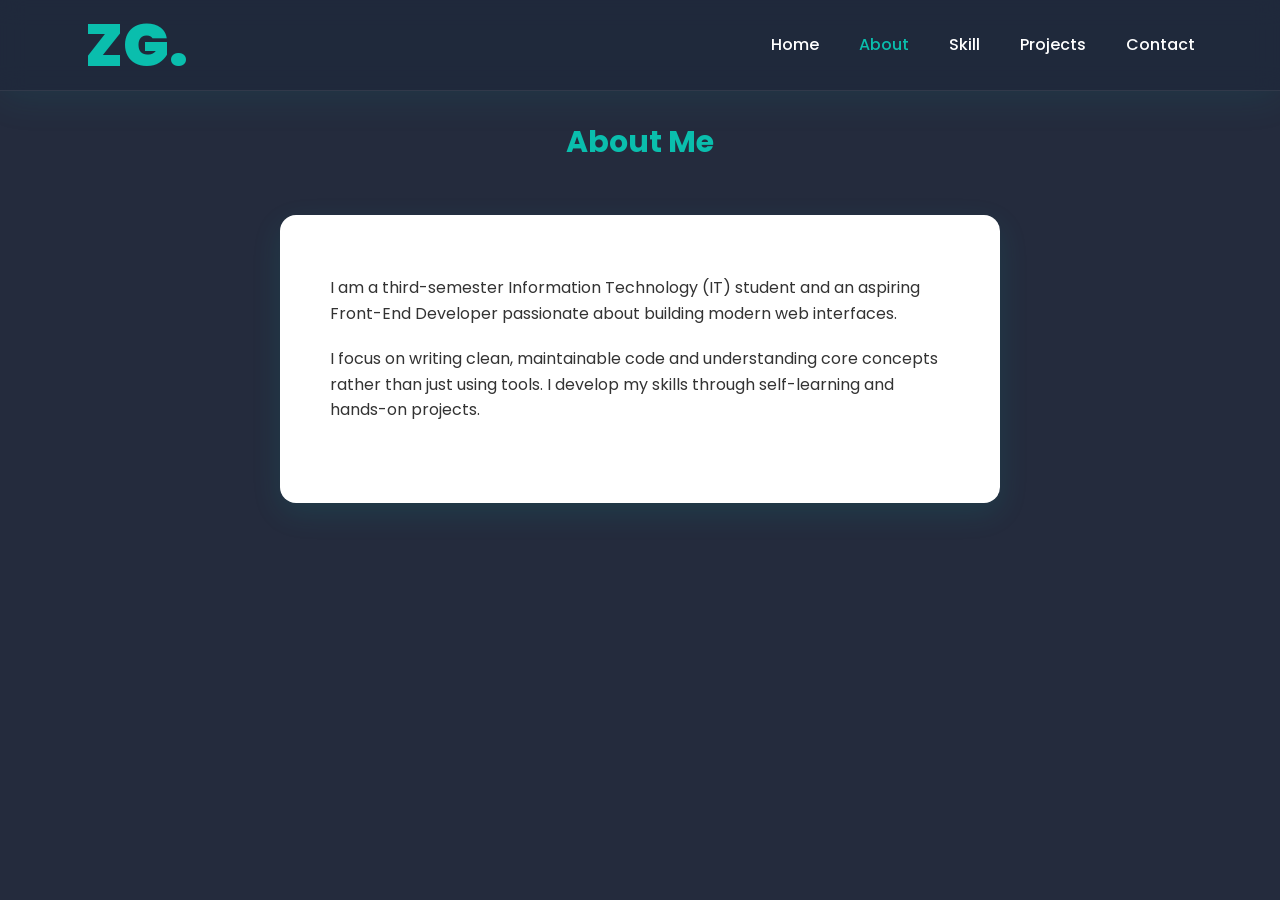
<file: about.html>
<!doctype html>
<html lang="fs">
  <head>
    <meta charset="UTF-8" />
    <meta name="viewport" content="width=device-width, initial-scale=1.0" />
    <title>about</title>
    <link rel="stylesheet" href="assets/css/style.css" />
    <link rel="stylesheet" href="assets/css/responsive.css" />
  </head>
  <body>
   <header class="header">
      <div class="container">
        <nav class="nav">
          <h1 class="nav__logo">ZG.</h1>
          <ul class="menu">
            <li data-section="home" class="menu__item">
              <a href="index.html" class="menu__link active">Home</a>
            </li>
            <li data-section="about-us" class="menu__item">
              <a href="about.html" class="menu__link">About</a>
            </li>
            <li data-section="skills" class="menu__item">
              <a href="skill.html" class="menu__link">Skill</a>
            </li>
            <li data-section="project" class="menu__item">
              <a href="project.html" class="menu__link">Projects</a>
            </li>
            <li data-section="footer" class="menu__item">
              <a href="contact.html" class="menu__link">Contact</a>
            </li>
          </ul>
          <div class="nav__toggle-icon">
            <div class="nav_toggle-line"></div>
          </div>
        </nav>
      </div>
    </header>

    <main class="main">
    <section class="about-us">
      <div class="container">
        <div class="section-head">
          <h3 class="section__head-title">About Me</h3>
          <span class="section__head-line"></span>
        </div>
        <div class="about-wrapper">
          <p class="about-decsription">
            I am a third-semester Information Technology (IT) student and an
            aspiring Front-End Developer passionate about building modern web
            interfaces.
          </p>

          <p class="about-decsription">
            I focus on writing clean, maintainable code and understanding core
            concepts rather than just using tools. I develop my skills through
            self-learning and hands-on projects.
          </p>
        </div>
      </div>
    </section>
    </main>
        <script src="assets/js/script.js"></script>

  </body>
</html>
</file>
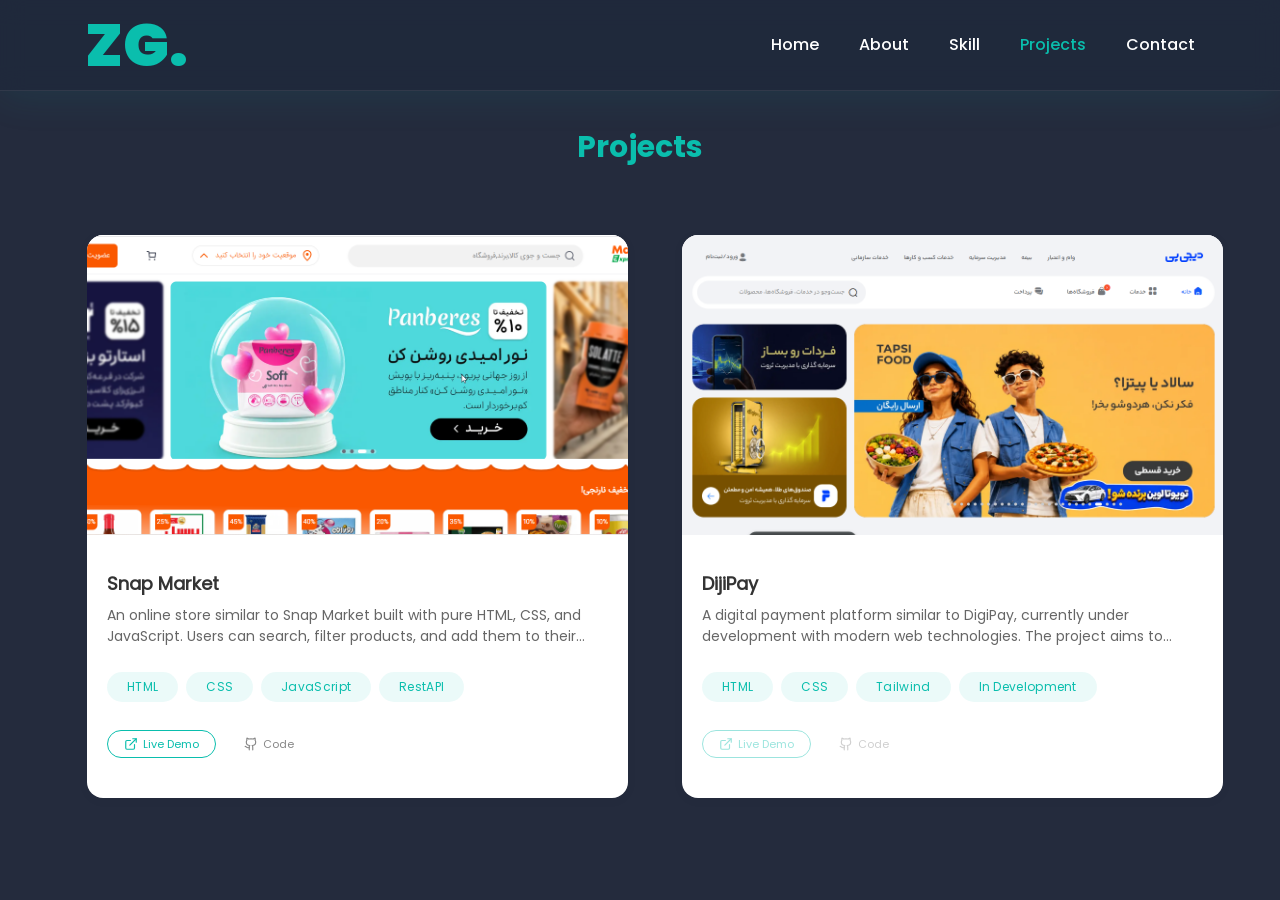
<file: project.html>
<!doctype html>
<html lang="en">
  <head>
    <meta charset="UTF-8" />
    <meta name="viewport" content="width=device-width, initial-scale=1.0" />
    <title>Projects</title>
    <link rel="stylesheet" href="assets/css/style.css" />
    <link rel="stylesheet" href="assets/css/responsive.css" />
  </head>
  <body>
    <header class="header">
      <div class="container">
        <nav class="nav">
          <h1 class="nav__logo">ZG.</h1>
          <ul class="menu">
            <li data-section="home" class="menu__item">
              <a href="index.html" class="menu__link active">Home</a>
            </li>
            <li data-section="about-us" class="menu__item">
              <a href="about.html" class="menu__link">About</a>
            </li>
            <li data-section="skills" class="menu__item">
              <a href="skill.html" class="menu__link">Skill</a>
            </li>
            <li data-section="project" class="menu__item">
              <a href="project.html" class="menu__link">Projects</a>
            </li>
            <li data-section="footer" class="menu__item">
              <a href="contact.html" class="menu__link">Contact</a>
            </li>
          </ul>
          <div class="nav__toggle-icon">
            <div class="nav_toggle-line"></div>
          </div>
        </nav>
      </div>
    </header>

    <main class="main">
      <section class="project">
        <div class="container">
          <div class="row">
            <div class="projects-section">
              <div class="section-head">
                <h3 class="section__head-title">Projects</h3>
                <span class="section__head-line"></span>
              </div>
              <div class="projects-wrapper">
              <!-- Data loded from js  -->
              </div>
            </div>
          </div>
        </div>
      </section>
    </main>

    <div class="project-modal">
     <!-- Data loded from js  -->
    </div>

    <script src="assets/js/script.js"></script>
    <script src="assets/js/app.js"></script>
  </body>
</html>
</file>
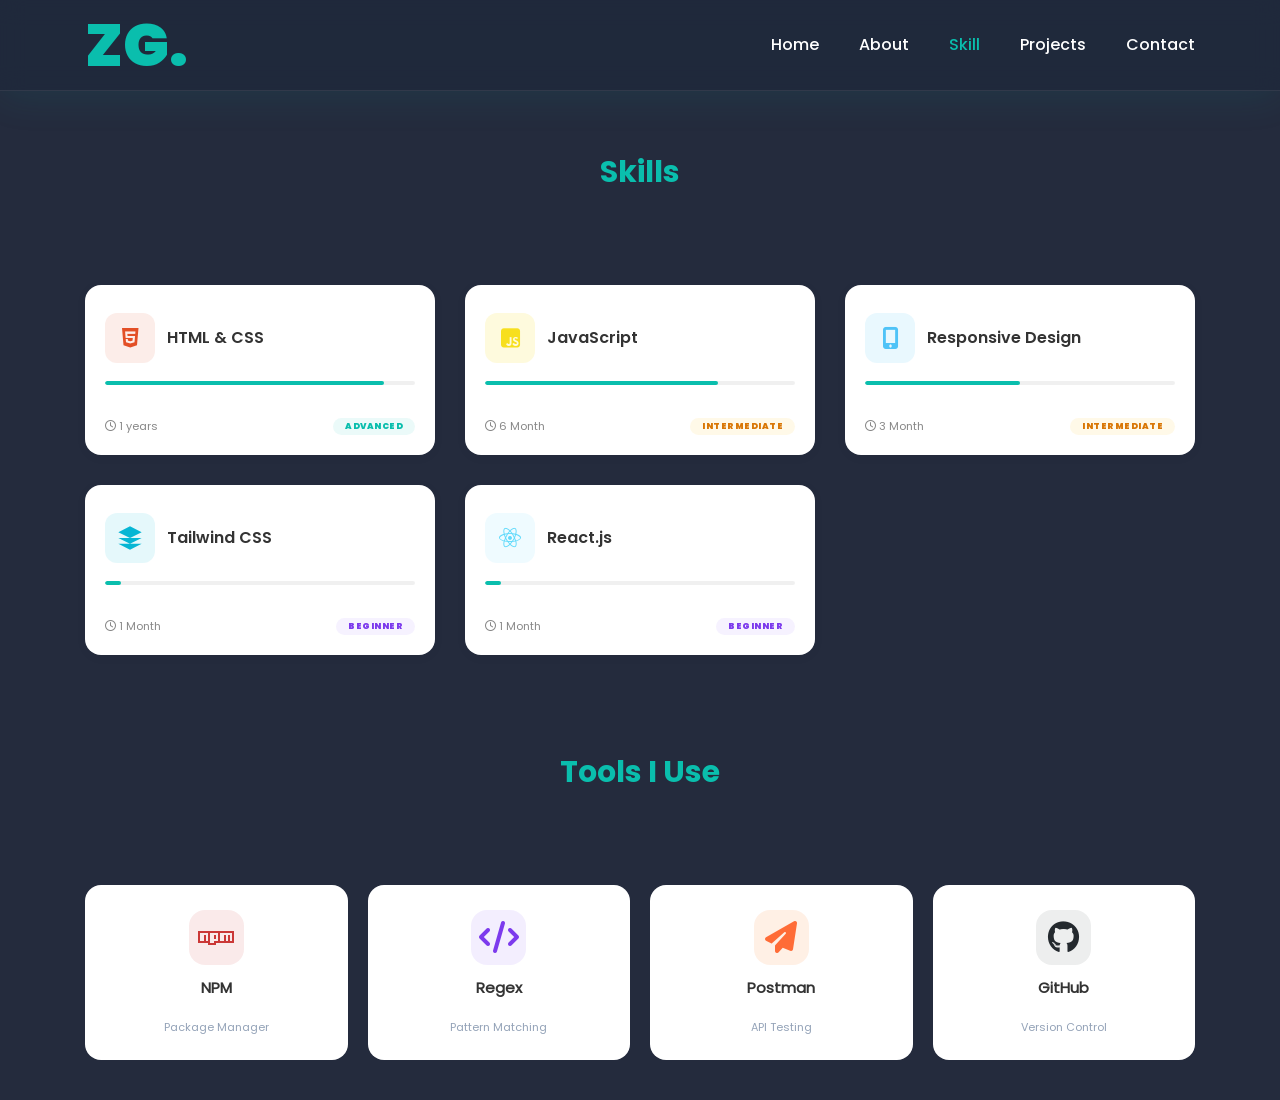
<file: skill.html>
<!doctype html>
<html lang="en">
  <head>
    <meta charset="UTF-8" />
    <meta name="viewport" content="width=device-width, initial-scale=1.0" />
    <title>Skills</title>
    <link rel="stylesheet" href="assets/css/style.css" />
    <link rel="stylesheet" href="assets/css/responsive.css" />
    <link
      rel="stylesheet"
      href="https://cdnjs.cloudflare.com/ajax/libs/font-awesome/6.5.0/css/all.min.css"
    />
  </head>
  <body>
    <header class="header">
      <div class="container">
        <nav class="nav">
          <h1 class="nav__logo">ZG.</h1>
          <ul class="menu">
            <li data-section="home" class="menu__item">
              <a href="index.html" class="menu__link active">Home</a>
            </li>
            <li data-section="about-us" class="menu__item">
              <a href="about.html" class="menu__link">About</a>
            </li>
            <li data-section="skills" class="menu__item">
              <a href="skill.html" class="menu__link">Skill</a>
            </li>
            <li data-section="project" class="menu__item">
              <a href="project.html" class="menu__link">Projects</a>
            </li>
            <li data-section="footer" class="menu__item">
              <a href="contact.html" class="menu__link">Contact</a>
            </li>
          </ul>
          <div class="nav__toggle-icon">
            <div class="nav_toggle-line"></div>
          </div>
        </nav>
      </div>
    </header>

    <main class="main">
      <section class="skills">
        <div class="container">
          <div class="section-head">
            <h3 class="section__head-title">Skills</h3>
            <span class="section__head-line"></span>
          </div>
          <div class="skill-section">
            <div class="row">
              <!-- Skill 1 -->
              <div class="col-12 col-sm-6 col-md-6 col-lg-4">
                <div class="skill-card">
                  <div class="skill-header">
                    <div class="skill-icon-wrapper  html-icon">
                      <span class="icon-bg"></span>
                      <i class="fab fa-html5"></i>
                    </div>
                    <h4 class="skill-title">HTML &amp; CSS</h4>
                  </div>
                  <div class="skill-progress">
                    <div class="skill-progress-bar" data-width="90">
                      <span class="progress-value">90%</span>
                      <span class="progress-glow"></span>
                    </div>
                  </div>
                  <div class="skill-meta">
                    <span class="skill-years"
                      ><i class="far fa-clock"></i> 1 years</span
                    >
                    <span class="skill-level advanced">Advanced</span>
                  </div>
                </div>
              </div>
              <!-- Skill 2 -->
              <div class="col-12 col-sm-6 col-md-6 col-lg-4">
                <div class="skill-card">
                  <div class="skill-header">
                    <div class="skill-icon-wrapper js-icon">
                      <span class="icon-bg"></span>
                      <i class="fab fa-js-square"></i>
                    </div>
                    <h4 class="skill-title">JavaScript</h4>
                  </div>
                  <div class="skill-progress">
                    <div class="skill-progress-bar" data-width="75">
                      <span class="progress-value">75%</span>
                      <span class="progress-glow"></span>
                    </div>
                  </div>
                  <div class="skill-meta">
                    <span class="skill-years"
                      ><i class="far fa-clock"></i> 6 Month</span
                    >
                    <span class="skill-level intermediate">Intermediate</span>
                  </div>
                </div>
              </div>
              <!-- Skill 3 -->
              <div class="col-12 col-sm-6 col-md-6 col-lg-4">
                <div class="skill-card">
                  <div class="skill-header">
                    <div class="skill-icon-wrapper responsive-icon">
                      <span class="icon-bg"></span>
                      <i class="fas fa-mobile-alt"></i>
                    </div>
                    <h4 class="skill-title">Responsive Design</h4>
                  </div>
                  <div class="skill-progress">
                    <div class="skill-progress-bar" data-width="50">
                      <span class="progress-value">50%</span>
                      <span class="progress-glow"></span>
                    </div>
                  </div>
                  <div class="skill-meta">
                    <span class="skill-years"
                      ><i class="far fa-clock"></i> 3 Month</span
                    >
                    <span class="skill-level intermediate">intermediate</span>
                  </div>
                </div>
              </div>
              <!-- Skill 4 -->
              <div class="col-12 col-sm-6 col-md-6 col-lg-4">
                <div class="skill-card">
                  <div class="skill-header">
                    <div class="skill-icon-wrapper  tailwind-icon">
                      <span class="icon-bg"></span>
                      <svg
                        viewBox="0 0 24 24"
                        xmlns="http://www.w3.org/2000/svg"
                      >
                        <path
                          d="M12 2L2 7l10 5 10-5-10-5zM2 17l10 5 10-5M2 12l10 5 10-5"
                        />
                      </svg>
                    </div>
                    <h4 class="skill-title">Tailwind CSS</h4>
                  </div>
                  <div class="skill-progress">
                    <div class="skill-progress-bar" data-width="5">
                      <span class="progress-value">5%</span>
                      <span class="progress-glow"></span>
                    </div>
                  </div>
                  <div class="skill-meta">
                    <span class="skill-years"
                      ><i class="far fa-clock"></i> 1 Month</span
                    >
                    <span class="skill-level beginner">beginner</span>
                  </div>
                </div>
              </div>
              <!-- Skill 5 -->
              <div class="col-12 col-sm-6 col-md-6 col-lg-4">
                <div class="skill-card">
                  <div class="skill-header">
                    <div class="skill-icon-wrapper react-icon">
                      <span class="icon-bg"></span>
                      <i class="fab fa-react"></i>
                    </div>
                    <h4 class="skill-title">React.js</h4>
                  </div>
                  <div class="skill-progress">
                    <div class="skill-progress-bar" data-width="5">
                      <span class="progress-value">5%</span>
                      <span class="progress-glow"></span>
                    </div>
                  </div>
                  <div class="skill-meta">
                    <span class="skill-years"
                      ><i class="far fa-clock"></i> 1 Month</span
                    >
                    <span class="skill-level beginner">beginner</span>
                  </div>
                </div>
              </div>
            </div>
          </div>
        </div>
      </section>
    
<section class="tools">
        <div class="container">
            <div class="section-head">
                <h3 class="section__head-title">Tools I Use</h3>
                <span class="section__head-line"></span>
            </div>
            <div class="tools-grid">
                <!-- NPM -->
                <div class="tool-card">
                    <div class="tool-icon-wrapper npm">
                        <i class="fab fa-npm"></i>
                    </div>
                    <h4 class="tool-name">NPM</h4>
                    <span class="tool-desc">Package Manager</span>
                </div>

                <!-- Regex -->
                <div class="tool-card">
                    <div class="tool-icon-wrapper regex">
                        <i class="fas fa-code"></i>
                    </div>
                    <h4 class="tool-name">Regex</h4>
                    <span class="tool-desc">Pattern Matching</span>
                </div>

                <!-- Postman -->
                <div class="tool-card">
                    <div class="tool-icon-wrapper postman">
                        <i class="fas fa-paper-plane"></i>
                    </div>
                    <h4 class="tool-name">Postman</h4>
                    <span class="tool-desc">API Testing</span>
                </div>

                <!-- GitHub -->
                <div class="tool-card">
                    <div class="tool-icon-wrapper github">
                        <i class="fab fa-github"></i>
                    </div>
                    <h4 class="tool-name">GitHub</h4>
                    <span class="tool-desc">Version Control</span>
                </div>
            </div>
        </div>
    </section>




    </main>

    <script src="assets/js/script.js"></script>
  </body>
</html>
</file>
<file: assets/css/style.css>
@import "./reset.css";
@import "./font.css";
@import "./grid.css";
@import "./footer.css";
@import "./header.css";
@import "./slider.css";
@import "./varible.css";

a {
  text-decoration: none;
}

ul {
  list-style-type: none;
  padding-left: 0;
  margin: 0;
}

.btn {
  width: 18rem;
  height: 5.2rem;
  border-radius: var(--radius-btn);
  display: flex;
  justify-content: center;
  align-items: center;
  color: var(--text-white);
  background-color: var(--primary-color);
  font-family: "poppins SemiBold";
  box-shadow: 0 1.5rem 4rem var(--shadow-primary);
  transition: var(--transition-smooth);
  border: none;
  cursor: pointer;
}

.btn:hover {
  transform: translateY(-2px);
  box-shadow: 0 2rem 5rem var(--shadow-primary-hover);
}

.section-head {
  text-align: center;
}

.section__head-title {
  font-family: "poppins Blold";
  font-size: 3rem;
  color: var(--primary-color);
  margin: 0.5rem;
}
/* 
.section__head-line {
  display: block;
  width: 18rem;
  height: 0.4rem;
  background-color: var(--primary-color);
  margin: 0 auto;
  position: relative;
}

.section__head-line::after {
  content: "";
  position: absolute;
  width: 3rem;
  height: 0.8rem;
  background-color: var(--primary-color);
  border-radius: 2rem;
  right: 0;
  left: 0;
  margin: auto;
  top: 0;
  bottom: 0;

} */

.alig-items-center {
  align-items: center;
}

.flex-directin {
  flex-direction: column-reverse;
}

.order-1 {
  order: 1;
}

.order-2 {
  order: 2;
}

html {
  font-size: 10px;
  height: 100%;
}

body {
  font-family: "poppins";
  font-size: var(--font-sm);
  line-height: 1.5;
  color: var(--text-color);
  overflow-x: hidden;
  background: transparent;
  min-height: 100%;
  background: #0f172ae8;
}

.main {
  padding-top: 9rem;
}

.home {
  margin-top: 8rem;
  margin-right: 1rem;
}

.home__username {
  font-family: "poppins SemiBold";
  color: var(--primary-color);
  font-size: 2rem;
  margin: 0;
}

.home__username span {
  color: #f57f17;
}

.home__title {
  font-family: "poppins Blold";
  font-size: 4rem;
  margin: 0;
  color: var(--app-bg-color);
}

.home__caption {
  margin-top: var(--spacing-sm);
  opacity: 70%;
  color: var(--app-bg-color);
}

.app-orange--btn {
  background-color: #f57f17;
  box-shadow: 0 1.5rem 4rem rgba(245, 127, 23, 0.24);
}

.app-orange--btn:hover {
  box-shadow: 0 2rem 5rem rgba(245, 127, 23, 0.3);
}

.home__links-wrapper {
  display: flex;
  gap: 3rem;
}

.home-icon {
  position: absolute;
  width: 100%;
  overflow-y: hidden;
  font-size: 15rem;
}

.home__photo {
  width: 50rem;
  height: 50rem;
  border-radius: var(--radius-circle);
  background-color: #bbb;
  background-image: url(../img/profile1.jpg);
  background-repeat: no-repeat;
  background-position: center center;
  background-size: cover;
  box-shadow: 0 1rem 3rem var(--shadow-primary);
  border: 1.5rem solid var(--text-white);
  padding: 1rem;
}

.about-us {
  margin-top: var(--spacing-5xl);
}

.about-wrapper {
  padding: 6rem 5rem;
  border-radius: var(--radius-card);
  max-width: 72rem;
  margin: 5rem auto;
  line-height: 1.6;
  box-shadow: 0 1rem 3rem var(--shadow-color);
  backdrop-filter: blur(var(--blur-amount));
  border: var(--border-input);
  background-color: white;
}

.about-decsription {
  margin: 0 0 var(--spacing-lg) 0;
}

.skills {
  margin-top: 6rem;
}

.skill-section {
  margin-top: var(--spacing-4xl);
  padding-top: var(--spacing-3xl);
}

.skill-card {
  background: white;
  padding: var(--spacing-xl) var(--spacing-lg) var(--spacing-lg);
  border-radius: var(--radius-card);
  border: var(--border-color);
  transition: var(--transition-smooth);
  cursor: default;
  box-shadow: 0 2px 12px rgba(0, 0, 0, 0.04);
  backdrop-filter: blur(var(--blur-amount));
  border: var(--border-input);
}

.skill-card:hover {
  transform: translateY(-4px);
  border-color: var(--primary-color);
  box-shadow: 0 8px 30px var(--primary-light);
}

.skill-header {
  display: flex;
  align-items: center;
  gap: var(--spacing-sm);
  margin-bottom: 1.8rem;
}

.skill-icon-wrapper {
  width: 5rem;
  height: 5rem;
  border-radius: var(--radius-md);
  display: flex;
  align-items: center;
  justify-content: center;
  font-size: 2.2rem;
  flex-shrink: 0;
  background: var(--primary-light);
  transition: var(--transition-smooth);
}

.skill-card:hover .skill-icon-wrapper {
  background: var(--primary-color);
  color: var(--text-white);
  transform: scale(1.05);
}

.skill-icon-wrapper i {
  position: relative;
  z-index: 1;
}

.skill-icon-wrapper svg {
  width: 2.6rem;
  height: 2.6rem;
  fill: currentColor;
}

.skill-title {
  font-size: var(--font-sm);
  font-weight: 600;
  margin: 0;
  font-family: "poppins SemiBold";
  color: var(--text-color);
}

.skill-progress {
  width: 100%;
  height: 0.4rem;
  background: rgba(0, 0, 0, 0.06);
  border-radius: 2rem;
  overflow: hidden;
  margin: 1.5rem 0 1.8rem;
}

.skill-progress-bar {
  height: 100%;
  border-radius: 2rem;
  transition: width 1.5s cubic-bezier(0.4, 0, 0.2, 1);
  width: 0;
  background: var(--primary-color);
}

.skill-meta {
  display: flex;
  justify-content: space-between;
  align-items: center;
  padding-top: 1.5rem;
  border-top: var(--border-color);
}

.skill-years {
  font-size: 1.1rem;
  color: #888;
  font-weight: 400;
}

.skill-level {
  font-size: 0.85rem;
  padding: 0.2rem var(--spacing-sm);
  border-radius: 2rem;
  font-weight: 600;
  text-transform: uppercase;
  letter-spacing: 0.5px;
  font-family: "poppins Black";
}

.skill-level.advanced {
  background: var(--primary-light);
  color: var(--primary-color);
}

.skill-level.intermediate {
  background: rgba(251, 191, 36, 0.1);
  color: #d97706;
}

.skill-level.beginner {
  background: rgba(139, 92, 246, 0.08);
  color: #7c3aed;
}

.html-icon {
  color: #e34f26;
  background: rgba(227, 79, 38, 0.1);
}
.html-icon i {
  color: #e34f26;
}

.js-icon {
  color: #f7df1e;
  background: rgba(247, 223, 30, 0.15);
}
.js-icon i {
  color: #f7df1e;
}

.responsive-icon {
  color: #4fc3f7;
  background: rgba(79, 195, 247, 0.12);
}
.responsive-icon i {
  color: #4fc3f7;
}

.tailwind-icon {
  color: #06b6d4;
  background: rgba(6, 182, 212, 0.1);
}
.tailwind-icon svg {
  fill: #06b6d4;
  width: var(--spacing-xl);
  height: var(--spacing-xl);
}

.react-icon {
  color: #61dafb;
  background: rgba(97, 218, 251, 0.1);
}
.react-icon i {
  color: #61dafb;
}

.skill-card:hover .html-icon {
  background: #e34f26;
  color: var(--text-white);
}
.skill-card:hover .html-icon i {
  color: var(--text-white);
}

.skill-card:hover .js-icon {
  background: #f7df1e;
  color: #000;
}
.skill-card:hover .js-icon i {
  color: #000;
}

.skill-card:hover .responsive-icon {
  background: #4fc3f7;
  color: var(--text-white);
}
.skill-card:hover .responsive-icon i {
  color: var(--text-white);
}

.skill-card:hover .tailwind-icon {
  background: #06b6d4;
  color: var(--text-white);
}
.skill-card:hover .tailwind-icon svg {
  fill: var(--text-white);
}

.skill-card:hover .react-icon {
  background: #61dafb;
  color: var(--text-white);
}
.skill-card:hover .react-icon i {
  color: var(--text-white);
}

.tools {
  margin-top: var(--spacing-lg);
  padding: var(--spacing-3xl) 0;
}

.tools-grid {
  display: grid;
  grid-template-columns: repeat(auto-fit, minmax(140px, 1fr));
  gap: var(--spacing-lg);
  margin-top: var(--spacing-4xl);
  padding-top: var(--spacing-3xl);
}

.tool-card {
  background: white;
  padding: 2.5rem 1.5rem;
  border-radius: var(--radius-card);
  text-align: center;
  border: var(--border-color);
  transition: var(--transition-fast);
  cursor: default;
  position: relative;
  overflow: hidden;
  backdrop-filter: blur(var(--blur-amount));
  border: var(--border-input);
}

.tool-card::before {
  content: "";
  position: absolute;
  top: 0;
  left: 0;
  right: 0;
  bottom: 0;
  opacity: 0;
  transition: opacity 0.4s ease;
  border-radius: var(--radius-card);
}

.tool-card:hover {
  transform: translateY(-8px) scale(1.02);
  box-shadow: 0 20px 40px rgba(0, 0, 0, 0.08);
  border-color: transparent;
}

.tool-card:hover::before {
  opacity: 1;
}

.tool-icon-wrapper {
  width: 5.5rem;
  height: 5.5rem;
  border-radius: var(--radius-card);
  display: flex;
  align-items: center;
  justify-content: center;
  font-size: 3.2rem;
  margin: 0 auto var(--spacing-sm);
  transition: var(--transition-smooth);
  position: relative;
  z-index: 1;
}

.tool-icon-wrapper.npm {
  background: rgba(203, 56, 55, 0.1);
  color: #cb3837;
}
.tool-card:hover .tool-icon-wrapper.npm {
  background: #cb3837;
  color: var(--text-white);
  transform: rotate(-5deg) scale(1.1);
}

.tool-icon-wrapper.regex {
  background: rgba(139, 92, 246, 0.1);
  color: #7c3aed;
}
.tool-card:hover .tool-icon-wrapper.regex {
  background: #7c3aed;
  color: var(--text-white);
  transform: rotate(5deg) scale(1.1);
}

.tool-icon-wrapper.postman {
  background: rgba(255, 106, 0, 0.1);
  color: #ff6c37;
}
.tool-card:hover .tool-icon-wrapper.postman {
  background: #ff6c37;
  color: var(--text-white);
  transform: rotate(-5deg) scale(1.1);
}

.tool-icon-wrapper.github {
  background: rgba(36, 41, 46, 0.08);
  color: #24292e;
}
.tool-card:hover .tool-icon-wrapper.github {
  background: #24292e;
  color: var(--text-white);
  transform: rotate(5deg) scale(1.1);
}

.tool-name {
  display: block;
  font-size: 1.5rem;
  font-weight: 600;
  font-family: "Poppins", sans-serif;
  color: var(--text-color);
  margin-top: 0.5rem;
  position: relative;
  z-index: 1;
}

.tool-desc {
  display: block;
  font-size: 1.1rem;
  color: var(--text-muted);
  margin-top: 0.3rem;
  position: relative;
  z-index: 1;
  font-weight: 400;
}

.project {
  margin-top: var(--spacing-5xl);
}

.projects-wrapper {
  display: flex;
  margin-right: -1rem;
  margin-left: -1rem;
  padding-top: var(--spacing-3xl);
  align-items: stretch;
  gap: 3rem;
  margin-bottom: 1rem;
}

.projects-wrapper:first-child {
  margin-top: 0;
}

.project-card {
  border-radius: var(--radius-card);
  overflow: hidden;
  transition: var(--transition-smooth);
  margin: var(--spacing-lg) var(--spacing-sm) 0 var(--spacing-sm);
  border: var(--border-color);
  background: white;
  box-shadow: 0 2px 12px rgba(0, 0, 0, 0.04);
  backdrop-filter: blur(var(--blur-amount));
  border: var(--border-input);
  height: 100%;
}

.project-card:hover {
  transform: translateY(-4px);
  border-color: var(--primary-color);
  box-shadow: 0 8px 30px var(--primary-light);
}

.project-image {
  width: 100%;
  flex-shrink: 0;
  cursor: pointer;
}

.project-image img {
  width: 100%;
  height: 300px;
  display: block;
  object-fit: cover;
}

.project-info {
  padding: var(--spacing-lg) var(--spacing-lg) 0 var(--spacing-lg);
}

.project-name {
  margin-bottom: 8px;
  font-size: 1.8rem;
  font-weight: 600;
  color: var(--text-color);
}

.project-description {
  font-size: var(--font-xs);
  color: #666;
  margin: 0;
  margin-bottom: 2.5rem;
  display: -webkit-box;
  -webkit-line-clamp: 2;
  -webkit-box-orient: vertical;
  overflow: hidden;
  text-overflow: ellipsis;
  max-height: 3em;
  line-height: 1.5em;
}

.project-tags {
  padding: 0 var(--spacing-lg);
}

.tag {
  padding: 6px 20px;
  font-size: var(--spacing-sm);
  font-weight: 500;
  letter-spacing: 0.3px;
  color: var(--primary-color);
  background: var(--primary-light);
  border: none;
  border-radius: var(--radius-tag);
  display: inline-block;
  transition: var(--transition-smooth);
  margin-right: var(--spacing-xs);
  margin-bottom: var(--spacing-xs);
}

.tag:hover {
  background: rgba(10, 190, 173, 0.12);
  transform: translateY(-2px);
}

.project-links {
  padding: var(--spacing-lg);
  display: flex;
  align-items: center;
  gap: var(--spacing-sm);
}

.link-demo,
.link-code {
  font-size: 1.1rem;
  padding: 0.5rem 1.6rem;
  border-radius: 3rem;
  display: inline-flex;
  align-items: center;
  justify-content: center;
  gap: 0.5rem;
  text-decoration: none;
  transition: var(--transition-smooth);
  cursor: pointer;
  font-weight: 500;
}

.link-demo {
  border: 1.5px solid var(--primary-color);
  color: var(--primary-color);
  background: transparent;
}

.link-demo:hover {
  background: var(--primary-color);
  color: var(--text-white);
  transform: translateY(-2px);
  box-shadow: 0 4px 20px var(--shadow-primary);
}

.link-code {
  border: var(--border-color);
  color: #888;
  background: transparent;
}

.link-code:hover {
  border-color: #888;
  color: var(--text-color);
  transform: translateY(-2px);
}

.about-wrapper,
.skill-card,
.project-card,
.tool-card {
  backdrop-filter: blur(var(--blur-amount));
  border: var(--border-input);
}

/*PROJECT MODAL*/

.project-modal {
  position: fixed;
  inset: 0;
  z-index: 1000;
  display: flex;
  align-items: center;
  justify-content: center;
  padding: 2rem;
  background: rgba(0, 0, 0, 0.85);
  backdrop-filter: blur(16px);
  -webkit-backdrop-filter: blur(px);
  animation: modalFadeIn 0.3s ease;
  display: none;
  visibility: hidden;
  transition:
    opacity 0.4s ease,
    visibility 0.4s ease;
}
.hidden {
  display: flex;
  visibility: visible;
}

.project-modal-inner {
  max-width: 68rem;
  width: 100%;
  max-height: 90vh;
  overflow-y: auto;
  background: hsl(222, 44%, 9%);
  border: 1px solid rgba(255, 255, 255, 0.06);
  border-radius: 1.6rem;
  box-shadow: 0 2.5rem 6rem rgba(0, 0, 0, 0.5);
  transition:
    transform 0.4s cubic-bezier(0.34, 1.56, 0.64, 1),
    opacity 0.4s ease;
}

/* ===== Scrollbar ===== */
.project-modal-inner::-webkit-scrollbar {
  width: 4px;
}

.project-modal-inner::-webkit-scrollbar-track {
  background: transparent;
}

.project-modal-inner::-webkit-scrollbar-thumb {
  background: rgba(255, 255, 255, 0.1);
  border-radius: 1rem;
}

.project-modal-inner::-webkit-scrollbar-thumb:hover {
  background: rgba(255, 255, 255, 0.2);
}

.project-modal-image {
  width: 100%;
  height: 78%;
  overflow: hidden;
  background: #0f172a;
}

.project-modal-image img {
  width: 100%;
  height: 100%;

  object-fit: cover;
  display: block;
}

.project-modal-info {
  padding: 2.4rem 3.2rem 0 3.2rem;
}

.project-modal-title {
  font-size: 2.6rem;
  font-weight: 700;
  color: #f1f5f9;
  margin: 0 0 0.8rem 0;
  line-height: 1.2;
  font-family: "poppins SemiBold", sans-serif;
}

.project-modal-desc {
  font-size: 1.5rem;
  color: #94a3b8;
  line-height: 1.7;
  margin: 0;
}

.project-modal-features {
  padding: 0 3.2rem;
  margin-top: 2.4rem;
}

.project-modal-label {
  font-size: 1.1rem;
  font-weight: 600;
  text-transform: uppercase;
  letter-spacing: 1.5px;
  color: hsl(199, 89%, 58%);
  margin: 0 0 1rem 0;
  font-family: "poppins SemiBold", sans-serif;
}

.project-modal-list {
  padding: 0;
  margin: 0;
  display: flex;
  flex-direction: column;
  gap: 0.8rem;
}

.project-modal-list li {
  font-size: 1.3rem;
  color: #e2e8f0;
  padding: 0.5rem 1.4rem;
  position: relative;
  display: flex;
  align-items: center;
  padding-left: 1.6rem;
}
.project-modal-list li::before {
  content: "";
  position: absolute;
  width: 8px;
  height: 8px;
  background-color: white;
  border-radius: 100%;
  left: 0;
}

.project-modal-challenges {
  padding: 0 3.2rem;
  margin-top: 2rem;
}

.project-modal-text {
  font-size: 1.4rem;
  color: #94a3b8;
  line-height: 1.8;
  margin: 0;
  padding: 1.2rem 1.6rem;
  background: rgba(255, 255, 255, 0.02);
  border-radius: 1rem;
  border-left: 3px solid hsl(199, 89%, 58%);
}

.project-modal-actions {
  padding: 2rem 3.2rem 3.2rem 3.2rem;
  display: flex;
  justify-content: space-between;
  align-items: center;
  flex-wrap: wrap;
  gap: 1.2rem;
  margin-top: 0.8rem;
  border-top: 1px solid rgba(255, 255, 255, 0.04);
}

.project-modal-buttons {
  display: flex;
  gap: 1.2rem;
  flex-wrap: wrap;
}

.btn-demo,
.btn-github,
.btn-close {
  padding: 0.8rem 2.2rem;
  border-radius: 3rem;
  font-size: 1.2rem;
  font-weight: 500;
  text-decoration: none;
  transition: all 0.3s cubic-bezier(0.4, 0, 0.2, 1);
  display: inline-flex;
  align-items: center;
  gap: 0.6rem;
  border: none;
  cursor: pointer;
  font-family: "poppins", sans-serif;
}

.btn-demo {
  background: hsl(199, 89%, 58%);
  color: hsl(222, 47%, 6%);
  box-shadow: 0 4px 20px rgba(10, 190, 173, 0.2);
}

.btn-demo:hover {
  background: #089b8a;
  transform: translateY(-2px);
  box-shadow: 0 8px 30px rgba(10, 190, 173, 0.3);
}

.btn-github {
  background: rgba(255, 255, 255, 0.04);
  border: 1px solid rgba(255, 255, 255, 0.08);
  color: #e2e8f0;
}

.btn-github:hover {
  border-color: rgba(255, 255, 255, 0.2);
  transform: translateY(-2px);
  background: rgba(255, 255, 255, 0.08);
}

.btn-close {
  background: transparent;
  color: #64748b;
  padding: 0.8rem 1.6rem;
  font-size: 1.2rem;
}

.btn-close:hover {
  color: #f1f5f9;
  background: rgba(255, 255, 255, 0.05);
}

.btn-disabled {
  cursor: not-allowed !important;
  opacity: 0.4;
  pointer-events: none;
  user-select: none;
}

.btn-disabled:hover {
  transform: none !important;
  box-shadow: none !important;
}

@keyframes progressAnimation {
  from {
    width: 0;
  }
  to {
    width: var(--width);
  }
}
@keyframes modalFadeIn {
  from {
    opacity: 0;
    transform: scale(0.95);
  }
  to {
    opacity: 1;
    transform: scale(1);
  }
}
</file>
<file: assets/css/responsive.css>
@media screen and (max-width: 1400px) {
  .home__photo {
    width: 40rem;
    height: 40rem;
  }
}

@media screen and (max-width: 1200px) {
  .home__photo {
    width: 30rem;
    height: 30rem;
  }
  .language-card {
    width: 230px;
  }
  .project-image img {
    height: 200px;
  }
}

@media screen and (max-width: 992px) {
  .nav__logo {
    font-size: 5rem;
  }
  .menu__item {
    margin-right: 2rem;
  }
  .home__photo {
    width: 30rem;
    height: 30rem;
  }
  .home__title {
    font-size: 3rem;
  }
  .contact-wrapper {
    flex-direction: column;
    gap: 4rem;
    padding: 3rem;
  }

  .contact-info {
    padding-right: 0;
  }

  .contact-title {
    font-size: 3.2rem;
  }

  .contact-description {
    max-width: 100%;
  }
  .project-modal {
    padding: 1.6rem;
  }

  .project-modal-info {
    padding: 2rem 2.4rem 0 2.4rem;
  }

  .project-modal-features {
    padding: 0 2.4rem;
  }

  .project-modal-challenges {
    padding: 0 2.4rem;
  }

  .project-modal-actions {
    padding: 1.6rem 2.4rem 2.4rem 2.4rem;
  }

  .project-modal-title {
    font-size: 2.2rem;
  }
  .project-image img {
    height: 186px;
  }
}

@media screen and (max-width: 768px) {
  .nav__toggle-icon {
    display: flex;
  }
  .menu {
    position: absolute;
    flex-direction: column;
    top: 0%;
    width: 100%;
    right: 0;
    left: 0;
    align-items: center;
    justify-content: center;
    background-color: #fff;
    transition: all 250ms ease-in;
    height: 0;
    overflow: hidden;
  background: linear-gradient(135deg, #0f172a 0%, #1a2332 50%, #0f172a 100%);
  /* border-radius: 5rem; */
  backdrop-filter: blur(12px);
  -webkit-backdrop-filter: blur(12px);
  border: 1px solid rgba(10, 190, 173, 0.2);
  box-shadow: 0 0 3rem rgba(10, 190, 173, 0.1);

  }
  .menu__item {
    margin-right: 0rem;
    margin-bottom: 2rem;
  }
  .menu__item:first-child {
    margin-top: 2rem;
  }
  .menu__item:last-child {
    margin-bottom: 0rem;
  }
  .menu--open {
    height: 24rem;
    top: 100%;
  }
  .cover {
    position: fixed;
    top: 0;
    right: 0;
    height: 100%;
    width: 100%;
    background-color: rgba(0, 0, 0, 10%);
    z-index: -1;
    opacity: 0;
    transition: all 250ms ease-in;
  }
  .cover-show {
    z-index: 1;
    opacity: 1;
  }
  .home {
    background-image: none;
    height: auto;
  }
  .home__content {
    text-align: center;
  }
  .home__links-wrapper {
    justify-content: center;
  }
  .home__photo {
    margin: 0 auto;
  }
  .home {
    margin-top: 5rem;
  }
  .home .row {
    flex-direction: column-reverse;
  }
  .projects-wrapper {
    flex-wrap: wrap;
  }
  .project-image img {
    height: 245px;
  }
  .project-modal {
    padding: 1.2rem;
    align-items: flex-end;
  }

  .project-modal-inner {
    max-height: 95vh;
    border-radius: 1.6rem 1.6rem 0 0;
    animation: modalSlideUpMobile 0.4s cubic-bezier(0.4, 0, 0.2, 1);
  }

  .project-modal-info {
    padding: 1.6rem 1.6rem 0 1.6rem;
  }

  .project-modal-features {
    padding: 0 1.6rem;
    margin-top: 1.6rem;
  }

  .project-modal-challenges {
    padding: 0 1.6rem;
    margin-top: 1.6rem;
  }

  .project-modal-actions {
    padding: 1.6rem;
    flex-direction: column;
    align-items: stretch;
  }

  .project-modal-buttons {
    justify-content: center;
  }

  .project-modal-close {
    display: flex;
    justify-content: center;
  }

  .project-modal-title {
    font-size: 1.8rem;
  }

  .project-modal-desc {
    font-size: 1.3rem;
  }

  .project-modal-text {
    font-size: 1.3rem;
    padding: 1rem 1.2rem;
  }

  .project-modal-list li {
    font-size: 1.1rem;
    padding: 0.4rem 1.5rem;
  }

  .btn-demo,
  .btn-github {
    padding: 0.7rem 1.8rem;
    font-size: 1.1rem;
    flex: 1;
    justify-content: center;
  }

  .btn-close {
    padding: 0.6rem 1.4rem;
    font-size: 1.1rem;
  }

  .contact-info{
    padding: 0;
  }

  @keyframes modalSlideUpMobile {
    from {
      opacity: 0;
      transform: translateY(4rem);
    }
    to {
      opacity: 1;
      transform: translateY(0);
    }
  }
}

@media screen and (max-width: 576px) {
  .home__username,
  .home__caption {
    font-size: 1.5rem;
  }
  .home__title {
    font-size: 2rem;
  }
  .home__photo {
    width: 28rem;
    height: 28rem;
    border-width: 1rem;
  }
  .language-card {
    width: 185px;
  }
  .footer {
    margin-top: 2rem;
    padding-bottom: 2.5rem;
  }
  .contact-wrapper {
    padding: 1rem;
    gap: 3rem;
    border-radius: 1.6rem;
  }

  .contact-title {
    font-size: 2.6rem;
  }

  .contact-description {
    font-size: 1.4rem;
  }

  .contact-form {
    padding: 2rem;
  }

  .contact-item {
    gap: 1.2rem;
  }

  .contact-icon {
    width: 4.2rem;
    height: 4.2rem;
    min-width: 4.2rem;
  }

  .contact-icon svg {
    width: 1.8rem;
    height: 1.8rem;
  }

  .social-link {
    width: 4.2rem;
    height: 4.2rem;
  }

  .social-link svg {
    width: 1.8rem;
    height: 1.8rem;
  }

  .form-input,
  .form-textarea {
    padding: 1.2rem 1.4rem;
    font-size: 1.3rem;
  }

  .btn-submit {
    padding: 1.4rem;
    font-size: 1.4rem;
  }
}
@media (max-width: 480px) {
  .language-card {
    width: 230px;
  }
  .about-wrapper {
    padding: 4rem;
  }
  /* .project-image {
    aspect-ratio: 16/9;
  } */
  .project-image img {
    height: 170px;
  }
  .project-modal {
    padding: 0.8rem;
  }

  .project-modal-title {
    font-size: 1.6rem;
  }

  .project-modal-desc {
    font-size: 1.2rem;
  }

  .project-modal-buttons {
    flex-direction: column;
    width: 100%;
  }

  .btn-demo,
  .btn-github {
    width: 100%;
    justify-content: center;
  }

  .project-modal-actions {
    gap: 0.8rem;
  }
}
</file>
